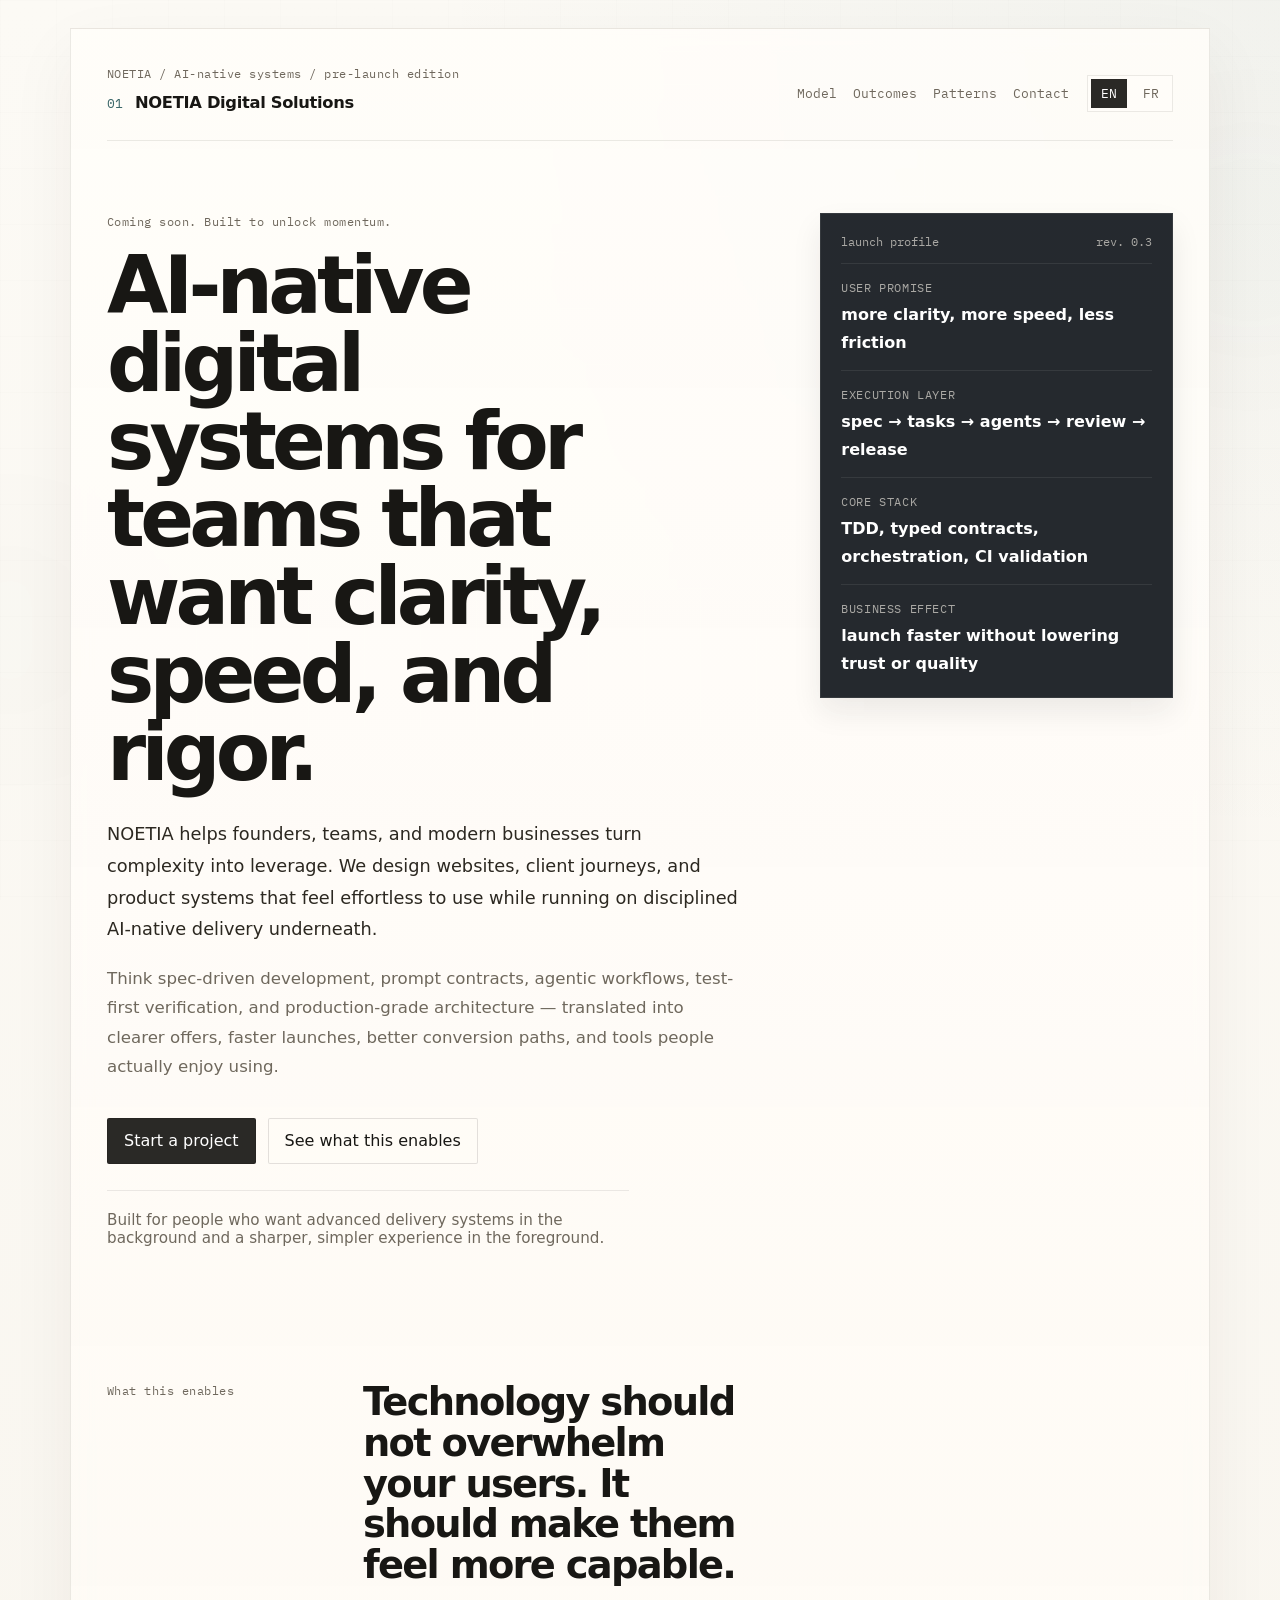
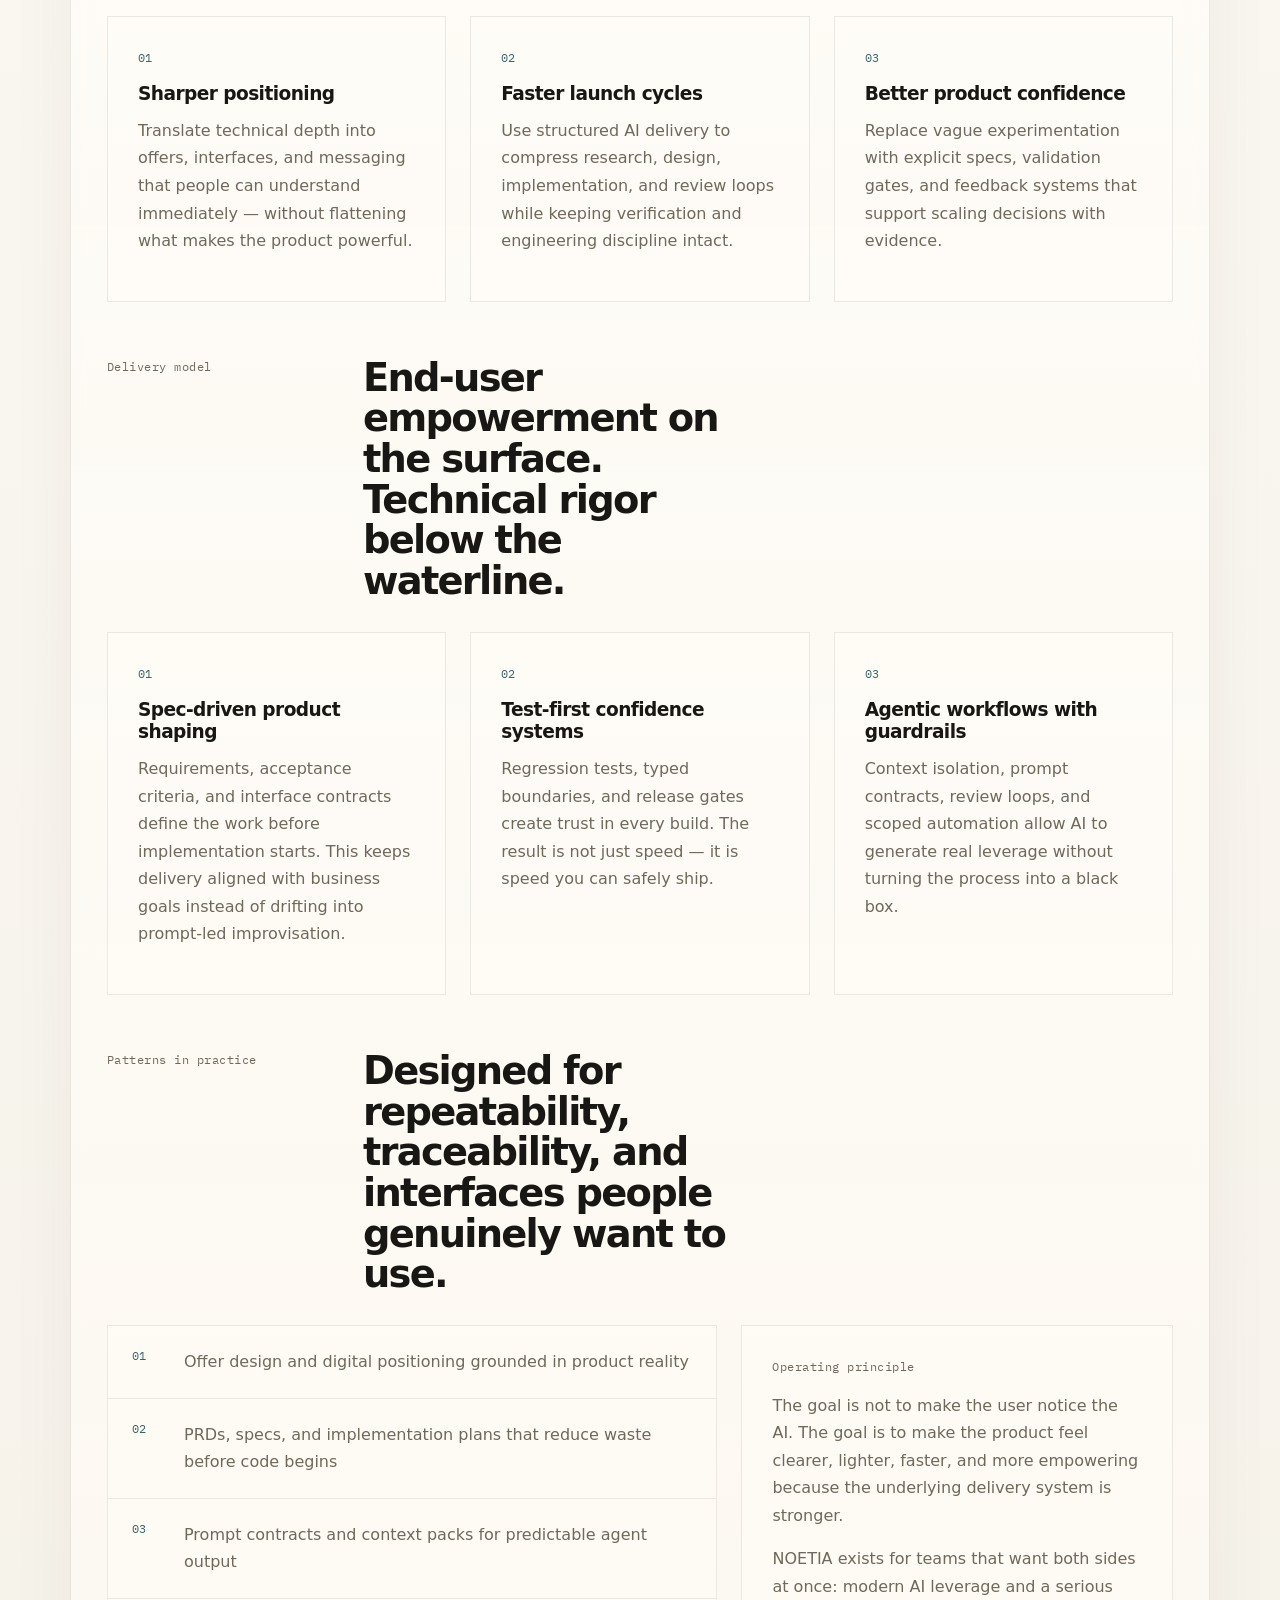
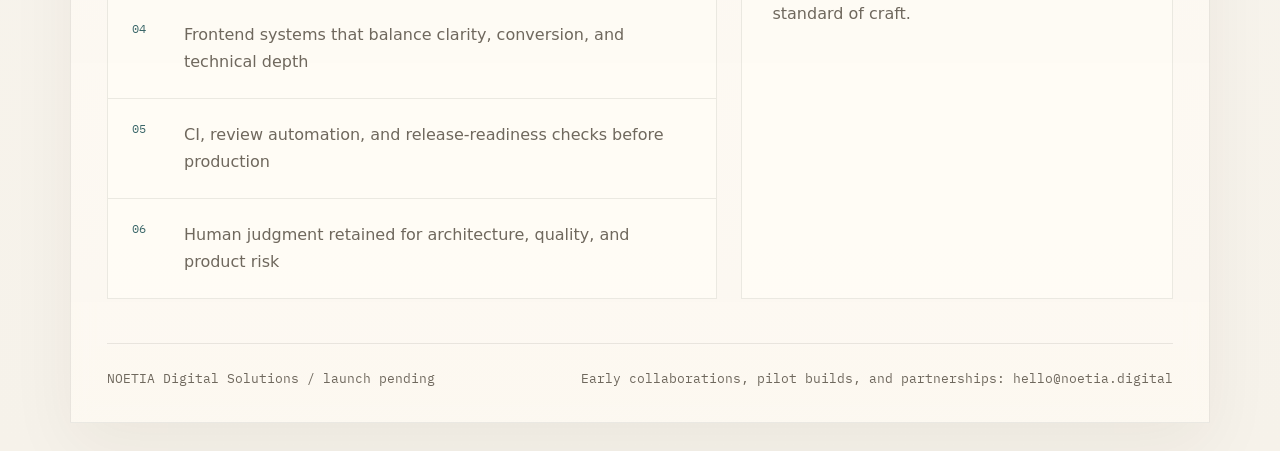
<file: index.html>
<!DOCTYPE html>
<html lang="en">
  <head>
    <meta charset="UTF-8" />
    <meta name="viewport" content="width=device-width, initial-scale=1.0" />
    <title>NOETIA Digital Solutions — AI-native digital systems</title>
    <meta
      name="description"
      content="NOETIA Digital Solutions builds AI-native websites and product systems that turn complex ideas into clear, fast, scalable digital experiences."
    />
    <link rel="alternate" hreflang="en" href="/index.html" />
    <link rel="alternate" hreflang="fr" href="/fr/index.html" />
    <link rel="preconnect" href="https://fonts.googleapis.com" />
    <link rel="preconnect" href="https://fonts.gstatic.com" crossorigin />
    <link
      href="https://fonts.googleapis.com/css2?family=IBM+Plex+Sans:wght@400;500;600;700&family=IBM+Plex+Mono:wght@400;500;600&display=swap"
      rel="stylesheet"
    />
    <link rel="stylesheet" href="styles.css" />
  </head>
  <body>
    <div class="ambient ambient-one"></div>
    <div class="ambient ambient-two"></div>

    <div class="frame">
      <header class="masthead">
        <div class="brand-block">
          <p class="meta-line">NOETIA / AI-native systems / pre-launch edition</p>
          <div class="brand-row">
            <span class="brand-index">01</span>
            <span class="brand-name">NOETIA Digital Solutions</span>
          </div>
        </div>
        <div class="nav-cluster">
          <nav class="utility-nav" aria-label="Section navigation">
            <a href="#model">Model</a>
            <a href="#outcomes">Outcomes</a>
            <a href="#stack">Patterns</a>
            <a href="mailto:hello@noetia.digital">Contact</a>
          </nav>
          <nav class="language-switch" aria-label="Language selection">
            <a class="is-active" href="/index.html" aria-current="page">EN</a>
            <a href="/fr/index.html">FR</a>
          </nav>
        </div>
      </header>

      <main>
        <section class="hero">
          <div class="hero-copy">
            <p class="section-kicker">Coming soon. Built to unlock momentum.</p>
            <h1>AI-native digital systems for teams that want clarity, speed, and rigor.</h1>
            <p class="hero-text hero-text-strong">
              NOETIA helps founders, teams, and modern businesses turn complexity into leverage.
              We design websites, client journeys, and product systems that feel effortless to use
              while running on disciplined AI-native delivery underneath.
            </p>
            <p class="hero-text">
              Think spec-driven development, prompt contracts, agentic workflows, test-first
              verification, and production-grade architecture — translated into clearer offers,
              faster launches, better conversion paths, and tools people actually enjoy using.
            </p>
            <div class="hero-actions">
              <a class="button button-primary" href="mailto:hello@noetia.digital">Start a project</a>
              <a class="button button-secondary" href="#outcomes">See what this enables</a>
            </div>
            <p class="hero-footnote">
              Built for people who want advanced delivery systems in the background and a sharper,
              simpler experience in the foreground.
            </p>
          </div>

          <aside class="signal-panel signal-panel-featured" aria-label="Delivery model preview">
            <div class="signal-head">
              <span>launch profile</span>
              <span>rev. 0.3</span>
            </div>
            <div class="signal-grid">
              <div>
                <span class="signal-label">User promise</span>
                <strong>more clarity, more speed, less friction</strong>
              </div>
              <div>
                <span class="signal-label">Execution layer</span>
                <strong>spec → tasks → agents → review → release</strong>
              </div>
              <div>
                <span class="signal-label">Core stack</span>
                <strong>TDD, typed contracts, orchestration, CI validation</strong>
              </div>
              <div>
                <span class="signal-label">Business effect</span>
                <strong>launch faster without lowering trust or quality</strong>
              </div>
            </div>
          </aside>
        </section>

        <section class="value-band" id="outcomes">
          <div class="band-intro">
            <p class="section-kicker">What this enables</p>
            <h2>Technology should not overwhelm your users. It should make them feel more capable.</h2>
          </div>
          <div class="value-grid">
            <article class="value-card value-card-highlight">
              <span class="card-number">01</span>
              <h3>Sharper positioning</h3>
              <p>
                Translate technical depth into offers, interfaces, and messaging that people can
                understand immediately — without flattening what makes the product powerful.
              </p>
            </article>
            <article class="value-card">
              <span class="card-number">02</span>
              <h3>Faster launch cycles</h3>
              <p>
                Use structured AI delivery to compress research, design, implementation, and review
                loops while keeping verification and engineering discipline intact.
              </p>
            </article>
            <article class="value-card">
              <span class="card-number">03</span>
              <h3>Better product confidence</h3>
              <p>
                Replace vague experimentation with explicit specs, validation gates, and feedback
                systems that support scaling decisions with evidence.
              </p>
            </article>
          </div>
        </section>

        <section class="model" id="model">
          <div class="section-heading">
            <div>
              <p class="section-kicker">Delivery model</p>
            </div>
            <h2>End-user empowerment on the surface. Technical rigor below the waterline.</h2>
          </div>
          <div class="method-grid">
            <article class="method-card">
              <span class="card-number">01</span>
              <h3>Spec-driven product shaping</h3>
              <p>
                Requirements, acceptance criteria, and interface contracts define the work before
                implementation starts. This keeps delivery aligned with business goals instead of
                drifting into prompt-led improvisation.
              </p>
            </article>
            <article class="method-card">
              <span class="card-number">02</span>
              <h3>Test-first confidence systems</h3>
              <p>
                Regression tests, typed boundaries, and release gates create trust in every build.
                The result is not just speed — it is speed you can safely ship.
              </p>
            </article>
            <article class="method-card">
              <span class="card-number">03</span>
              <h3>Agentic workflows with guardrails</h3>
              <p>
                Context isolation, prompt contracts, review loops, and scoped automation allow AI to
                generate real leverage without turning the process into a black box.
              </p>
            </article>
          </div>
        </section>

        <section class="stack" id="stack">
          <div class="section-heading">
            <div>
              <p class="section-kicker">Patterns in practice</p>
            </div>
            <h2>Designed for repeatability, traceability, and interfaces people genuinely want to use.</h2>
          </div>
          <div class="stack-layout">
            <div class="stack-list" role="list" aria-label="Capabilities">
              <div class="stack-item" role="listitem">
                <span>01</span>
                <p>Offer design and digital positioning grounded in product reality</p>
              </div>
              <div class="stack-item" role="listitem">
                <span>02</span>
                <p>PRDs, specs, and implementation plans that reduce waste before code begins</p>
              </div>
              <div class="stack-item" role="listitem">
                <span>03</span>
                <p>Prompt contracts and context packs for predictable agent output</p>
              </div>
              <div class="stack-item" role="listitem">
                <span>04</span>
                <p>Frontend systems that balance clarity, conversion, and technical depth</p>
              </div>
              <div class="stack-item" role="listitem">
                <span>05</span>
                <p>CI, review automation, and release-readiness checks before production</p>
              </div>
              <div class="stack-item" role="listitem">
                <span>06</span>
                <p>Human judgment retained for architecture, quality, and product risk</p>
              </div>
            </div>
            <div class="note-panel note-panel-emphasis">
              <p class="note-caption">Operating principle</p>
              <p>
                The goal is not to make the user notice the AI. The goal is to make the product
                feel clearer, lighter, faster, and more empowering because the underlying delivery
                system is stronger.
              </p>
              <p>
                NOETIA exists for teams that want both sides at once: modern AI leverage and a
                serious standard of craft.
              </p>
            </div>
          </div>
        </section>
      </main>

      <footer class="footer">
        <p>NOETIA Digital Solutions / launch pending</p>
        <p>Early collaborations, pilot builds, and partnerships: <a href="mailto:hello@noetia.digital">hello@noetia.digital</a></p>
      </footer>
    </div>
  </body>
</html>
</file>
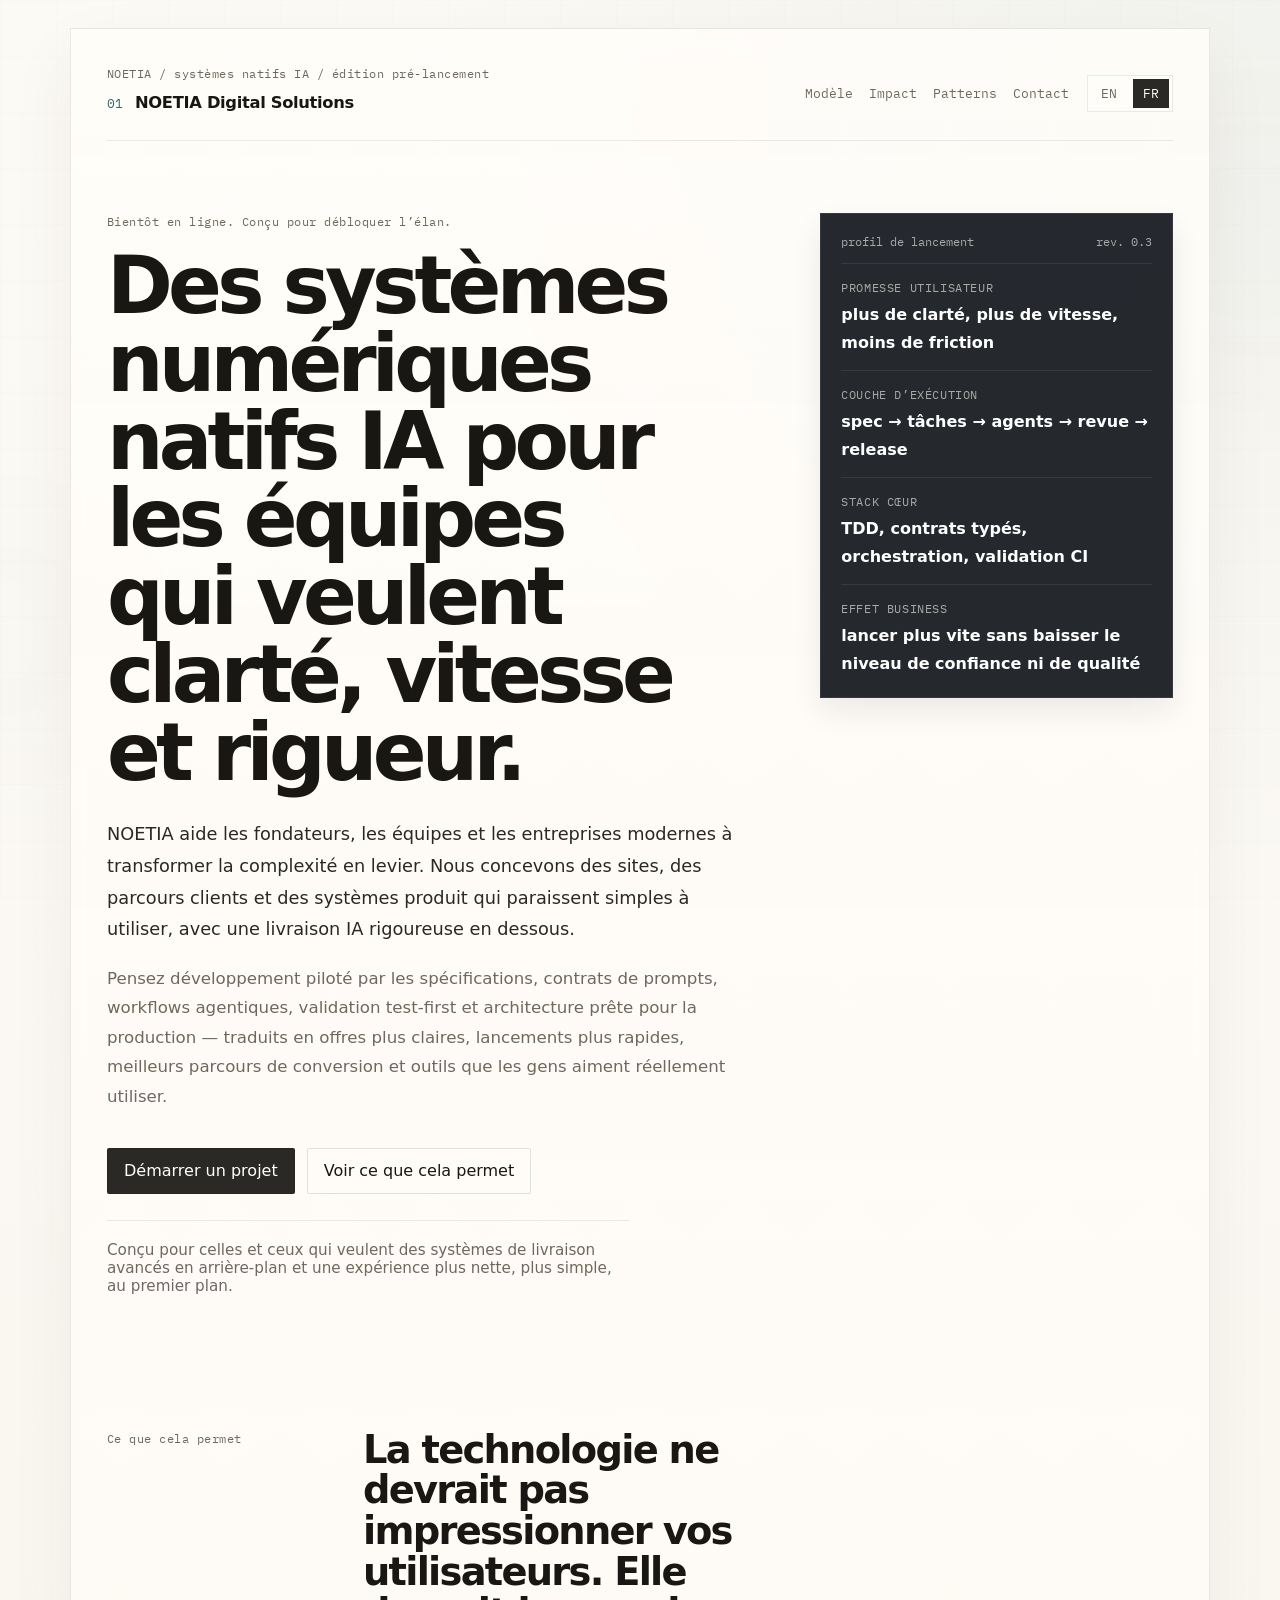
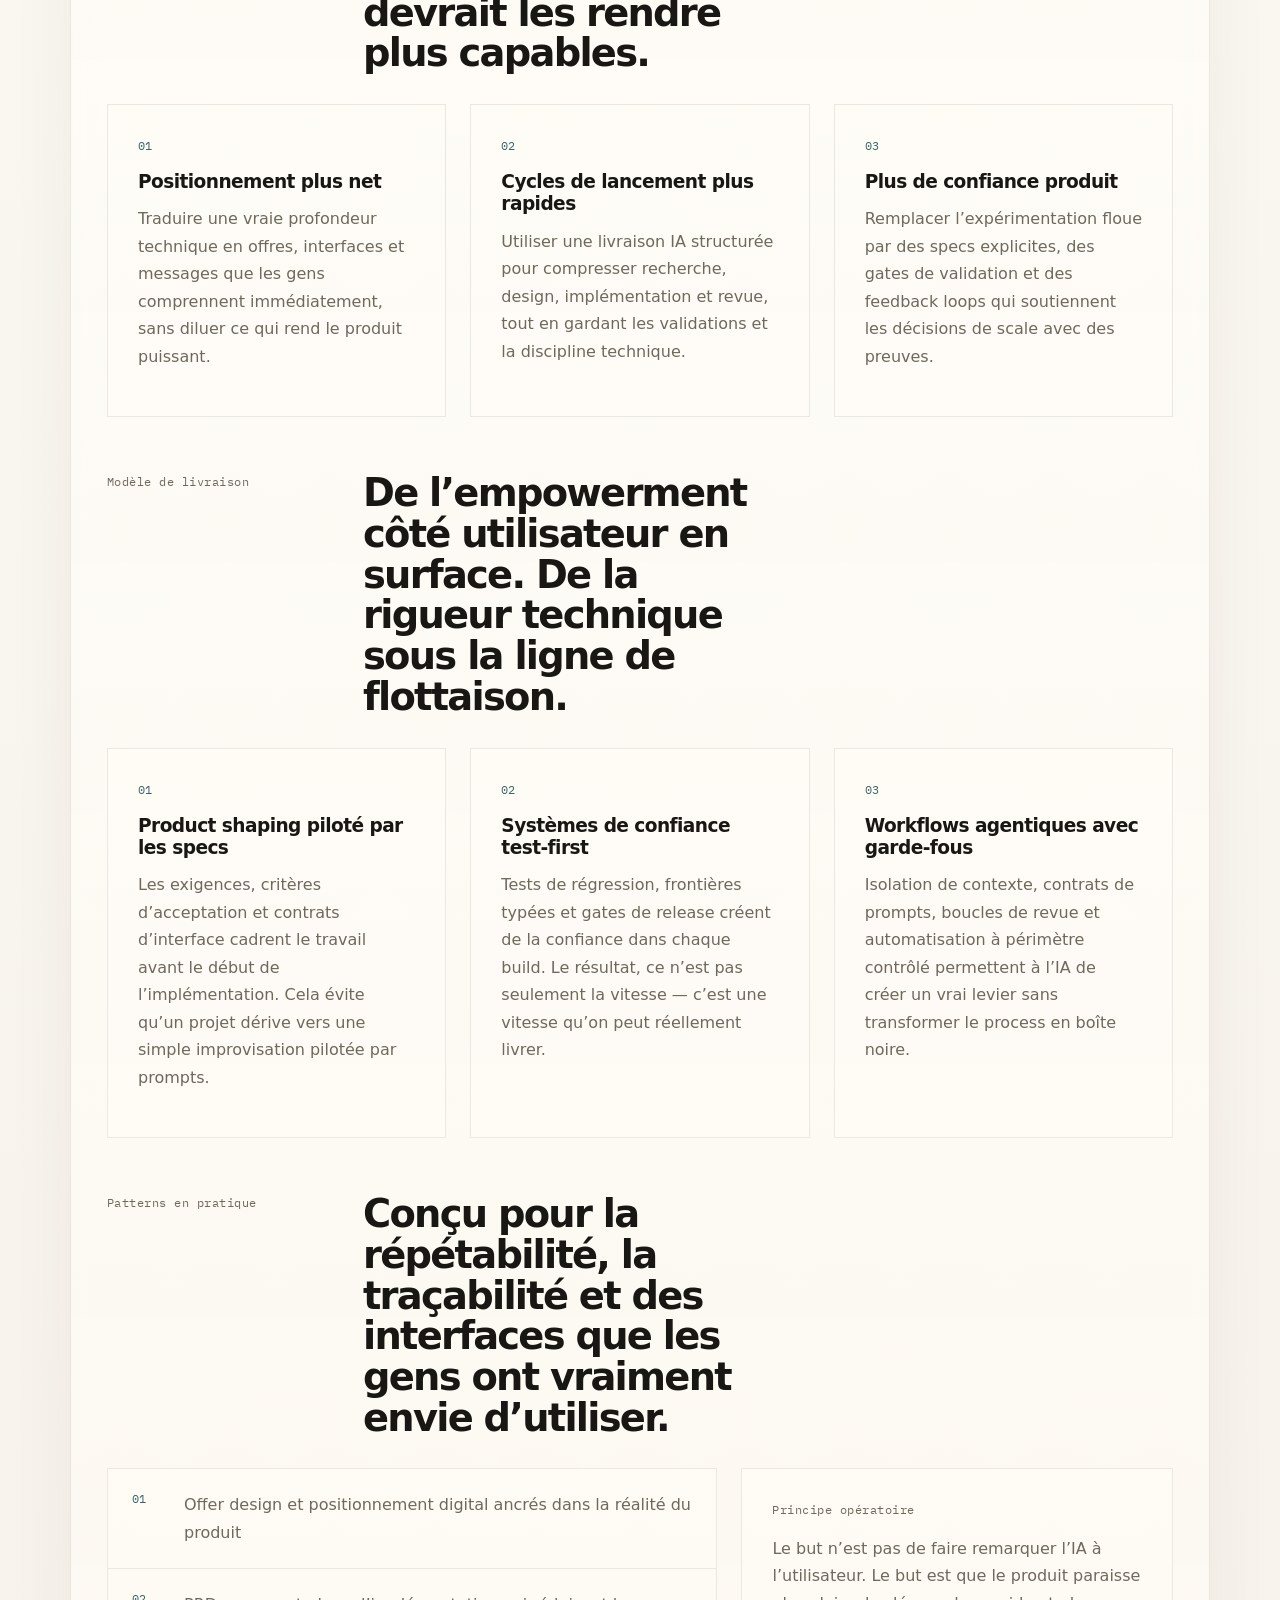
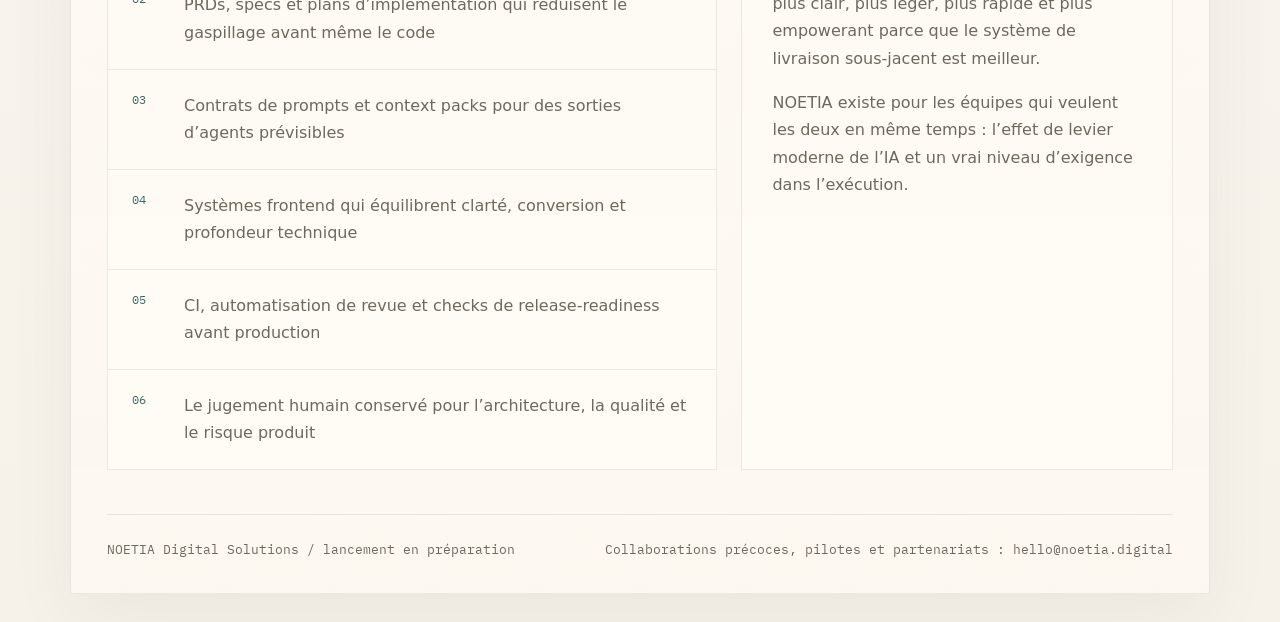
<file: fr/index.html>
<!DOCTYPE html>
<html lang="fr">
  <head>
    <meta charset="UTF-8" />
    <meta name="viewport" content="width=device-width, initial-scale=1.0" />
    <title>NOETIA Digital Solutions — systèmes numériques natifs IA</title>
    <meta
      name="description"
      content="NOETIA Digital Solutions conçoit des sites et systèmes numériques natifs IA qui transforment des idées complexes en expériences claires, rapides et scalables."
    />
    <link rel="alternate" hreflang="en" href="/index.html" />
    <link rel="alternate" hreflang="fr" href="/fr/index.html" />
    <link rel="preconnect" href="https://fonts.googleapis.com" />
    <link rel="preconnect" href="https://fonts.gstatic.com" crossorigin />
    <link
      href="https://fonts.googleapis.com/css2?family=IBM+Plex+Sans:wght@400;500;600;700&family=IBM+Plex+Mono:wght@400;500;600&display=swap"
      rel="stylesheet"
    />
    <link rel="stylesheet" href="../styles.css" />
  </head>
  <body>
    <div class="ambient ambient-one"></div>
    <div class="ambient ambient-two"></div>

    <div class="frame">
      <header class="masthead">
        <div class="brand-block">
          <p class="meta-line">NOETIA / systèmes natifs IA / édition pré-lancement</p>
          <div class="brand-row">
            <span class="brand-index">01</span>
            <span class="brand-name">NOETIA Digital Solutions</span>
          </div>
        </div>
        <div class="nav-cluster">
          <nav class="utility-nav" aria-label="Navigation de section">
            <a href="#model">Modèle</a>
            <a href="#outcomes">Impact</a>
            <a href="#stack">Patterns</a>
            <a href="mailto:hello@noetia.digital">Contact</a>
          </nav>
          <nav class="language-switch" aria-label="Sélection de langue">
            <a href="/index.html">EN</a>
            <a class="is-active" href="/fr/index.html" aria-current="page">FR</a>
          </nav>
        </div>
      </header>

      <main>
        <section class="hero">
          <div class="hero-copy">
            <p class="section-kicker">Bientôt en ligne. Conçu pour débloquer l’élan.</p>
            <h1>Des systèmes numériques natifs IA pour les équipes qui veulent clarté, vitesse et rigueur.</h1>
            <p class="hero-text hero-text-strong">
              NOETIA aide les fondateurs, les équipes et les entreprises modernes à transformer la
              complexité en levier. Nous concevons des sites, des parcours clients et des systèmes
              produit qui paraissent simples à utiliser, avec une livraison IA rigoureuse en dessous.
            </p>
            <p class="hero-text">
              Pensez développement piloté par les spécifications, contrats de prompts, workflows
              agentiques, validation test-first et architecture prête pour la production — traduits
              en offres plus claires, lancements plus rapides, meilleurs parcours de conversion et
              outils que les gens aiment réellement utiliser.
            </p>
            <div class="hero-actions">
              <a class="button button-primary" href="mailto:hello@noetia.digital">Démarrer un projet</a>
              <a class="button button-secondary" href="#outcomes">Voir ce que cela permet</a>
            </div>
            <p class="hero-footnote">
              Conçu pour celles et ceux qui veulent des systèmes de livraison avancés en arrière-plan
              et une expérience plus nette, plus simple, au premier plan.
            </p>
          </div>

          <aside class="signal-panel signal-panel-featured" aria-label="Aperçu du modèle de livraison">
            <div class="signal-head">
              <span>profil de lancement</span>
              <span>rev. 0.3</span>
            </div>
            <div class="signal-grid">
              <div>
                <span class="signal-label">Promesse utilisateur</span>
                <strong>plus de clarté, plus de vitesse, moins de friction</strong>
              </div>
              <div>
                <span class="signal-label">Couche d’exécution</span>
                <strong>spec → tâches → agents → revue → release</strong>
              </div>
              <div>
                <span class="signal-label">Stack cœur</span>
                <strong>TDD, contrats typés, orchestration, validation CI</strong>
              </div>
              <div>
                <span class="signal-label">Effet business</span>
                <strong>lancer plus vite sans baisser le niveau de confiance ni de qualité</strong>
              </div>
            </div>
          </aside>
        </section>

        <section class="value-band" id="outcomes">
          <div class="band-intro">
            <p class="section-kicker">Ce que cela permet</p>
            <h2>La technologie ne devrait pas impressionner vos utilisateurs. Elle devrait les rendre plus capables.</h2>
          </div>
          <div class="value-grid">
            <article class="value-card value-card-highlight">
              <span class="card-number">01</span>
              <h3>Positionnement plus net</h3>
              <p>
                Traduire une vraie profondeur technique en offres, interfaces et messages que les
                gens comprennent immédiatement, sans diluer ce qui rend le produit puissant.
              </p>
            </article>
            <article class="value-card">
              <span class="card-number">02</span>
              <h3>Cycles de lancement plus rapides</h3>
              <p>
                Utiliser une livraison IA structurée pour compresser recherche, design,
                implémentation et revue, tout en gardant les validations et la discipline technique.
              </p>
            </article>
            <article class="value-card">
              <span class="card-number">03</span>
              <h3>Plus de confiance produit</h3>
              <p>
                Remplacer l’expérimentation floue par des specs explicites, des gates de validation
                et des feedback loops qui soutiennent les décisions de scale avec des preuves.
              </p>
            </article>
          </div>
        </section>

        <section class="model" id="model">
          <div class="section-heading">
            <div>
              <p class="section-kicker">Modèle de livraison</p>
            </div>
            <h2>De l’empowerment côté utilisateur en surface. De la rigueur technique sous la ligne de flottaison.</h2>
          </div>
          <div class="method-grid">
            <article class="method-card">
              <span class="card-number">01</span>
              <h3>Product shaping piloté par les specs</h3>
              <p>
                Les exigences, critères d’acceptation et contrats d’interface cadrent le travail
                avant le début de l’implémentation. Cela évite qu’un projet dérive vers une simple
                improvisation pilotée par prompts.
              </p>
            </article>
            <article class="method-card">
              <span class="card-number">02</span>
              <h3>Systèmes de confiance test-first</h3>
              <p>
                Tests de régression, frontières typées et gates de release créent de la confiance
                dans chaque build. Le résultat, ce n’est pas seulement la vitesse — c’est une vitesse qu’on peut réellement livrer.
              </p>
            </article>
            <article class="method-card">
              <span class="card-number">03</span>
              <h3>Workflows agentiques avec garde-fous</h3>
              <p>
                Isolation de contexte, contrats de prompts, boucles de revue et automatisation
                à périmètre contrôlé permettent à l’IA de créer un vrai levier sans transformer le
                process en boîte noire.
              </p>
            </article>
          </div>
        </section>

        <section class="stack" id="stack">
          <div class="section-heading">
            <div>
              <p class="section-kicker">Patterns en pratique</p>
            </div>
            <h2>Conçu pour la répétabilité, la traçabilité et des interfaces que les gens ont vraiment envie d’utiliser.</h2>
          </div>
          <div class="stack-layout">
            <div class="stack-list" role="list" aria-label="Capacités">
              <div class="stack-item" role="listitem">
                <span>01</span>
                <p>Offer design et positionnement digital ancrés dans la réalité du produit</p>
              </div>
              <div class="stack-item" role="listitem">
                <span>02</span>
                <p>PRDs, specs et plans d’implémentation qui réduisent le gaspillage avant même le code</p>
              </div>
              <div class="stack-item" role="listitem">
                <span>03</span>
                <p>Contrats de prompts et context packs pour des sorties d’agents prévisibles</p>
              </div>
              <div class="stack-item" role="listitem">
                <span>04</span>
                <p>Systèmes frontend qui équilibrent clarté, conversion et profondeur technique</p>
              </div>
              <div class="stack-item" role="listitem">
                <span>05</span>
                <p>CI, automatisation de revue et checks de release-readiness avant production</p>
              </div>
              <div class="stack-item" role="listitem">
                <span>06</span>
                <p>Le jugement humain conservé pour l’architecture, la qualité et le risque produit</p>
              </div>
            </div>
            <div class="note-panel note-panel-emphasis">
              <p class="note-caption">Principe opératoire</p>
              <p>
                Le but n’est pas de faire remarquer l’IA à l’utilisateur. Le but est que le produit
                paraisse plus clair, plus léger, plus rapide et plus empowerant parce que le système
                de livraison sous-jacent est meilleur.
              </p>
              <p>
                NOETIA existe pour les équipes qui veulent les deux en même temps : l’effet de levier
                moderne de l’IA et un vrai niveau d’exigence dans l’exécution.
              </p>
            </div>
          </div>
        </section>
      </main>

      <footer class="footer">
        <p>NOETIA Digital Solutions / lancement en préparation</p>
        <p>Collaborations précoces, pilotes et partenariats : <a href="mailto:hello@noetia.digital">hello@noetia.digital</a></p>
      </footer>
    </div>
  </body>
</html>
</file>
<file: styles.css>
:root {
  --bg: #f6f2ea;
  --bg-2: #fcfaf5;
  --surface: rgba(255, 253, 249, 0.88);
  --surface-strong: rgba(255, 253, 249, 0.96);
  --card: rgba(255, 252, 247, 0.68);
  --ink: #181714;
  --muted: #6f685d;
  --line: rgba(24, 23, 20, 0.085);
  --line-strong: rgba(24, 23, 20, 0.12);
  --accent: #3a6668;
  --accent-soft: rgba(58, 102, 104, 0.05);
  --shadow: 0 24px 64px rgba(48, 38, 24, 0.055);
}

* {
  box-sizing: border-box;
}

html {
  scroll-behavior: smooth;
}

body {
  margin: 0;
  min-height: 100vh;
  font-family: "Inter", system-ui, -apple-system, BlinkMacSystemFont, "Segoe UI", sans-serif;
  color: var(--ink);
  background:
    radial-gradient(circle at top right, rgba(49, 95, 99, 0.05), transparent 22%),
    linear-gradient(180deg, var(--bg-2) 0%, var(--bg) 100%);
}

body::before {
  content: "";
  position: fixed;
  inset: 0;
  background-image:
    linear-gradient(rgba(24, 23, 20, 0.022) 1px, transparent 1px),
    linear-gradient(90deg, rgba(24, 23, 20, 0.022) 1px, transparent 1px);
  background-size: 56px 56px;
  opacity: 0.42;
  pointer-events: none;
}

.ambient {
  position: fixed;
  border-radius: 999px;
  filter: blur(80px);
  pointer-events: none;
  opacity: 0.28;
}

.ambient-one {
  top: 120px;
  right: -90px;
  width: 240px;
  height: 240px;
  background: rgba(49, 95, 99, 0.08);
}

.ambient-two {
  left: -120px;
  bottom: 140px;
  width: 260px;
  height: 260px;
  background: rgba(49, 95, 99, 0.05);
}

.frame {
  position: relative;
  width: min(1140px, calc(100% - 48px));
  margin: 28px auto;
  padding: 36px 36px 32px;
  border: 1px solid var(--line);
  background: linear-gradient(180deg, rgba(255, 253, 249, 0.88), rgba(253, 249, 242, 0.82));
  box-shadow: var(--shadow);
  backdrop-filter: blur(10px);
}

.masthead,
.hero,
.value-band,
.model,
.stack,
.footer {
  position: relative;
  z-index: 1;
}

.masthead,
.footer {
  display: flex;
  align-items: flex-end;
  justify-content: space-between;
  gap: 20px;
}

.nav-cluster {
  display: flex;
  align-items: center;
  gap: 18px;
  flex-wrap: wrap;
  justify-content: flex-end;
}

.masthead {
  padding-bottom: 28px;
  border-bottom: 1px solid var(--line);
}

.meta-line,
.section-kicker,
.note-caption,
.signal-label,
.utility-nav a,
.language-switch a,
.signal-head,
.card-number,
.stack-item span {
  font-family: "IBM Plex Mono", ui-monospace, SFMono-Regular, Menlo, monospace;
}

.meta-line,
.section-kicker,
.note-caption {
  margin: 0 0 12px;
  font-size: 0.78rem;
  letter-spacing: 0.04em;
  color: var(--muted);
}

.brand-row {
  display: flex;
  align-items: baseline;
  gap: 12px;
}

.brand-index {
  font-family: "IBM Plex Mono", ui-monospace, monospace;
  font-size: 0.82rem;
  color: var(--accent);
}

.brand-name {
  font-size: 1.02rem;
  font-weight: 600;
  letter-spacing: -0.02em;
}

.utility-nav,
.language-switch {
  display: flex;
  flex-wrap: wrap;
  gap: 16px;
}

.utility-nav a,
.language-switch a,
.footer a {
  color: inherit;
  text-decoration: none;
}

.utility-nav a,
.language-switch a {
  font-size: 0.8rem;
  color: var(--muted);
}

.utility-nav a:hover,
.language-switch a:hover,
.footer a:hover {
  color: var(--accent);
}

.language-switch {
  gap: 6px;
  padding: 3px;
  border: 1px solid var(--line);
  background: rgba(255, 253, 249, 0.75);
}

.language-switch a {
  padding: 6px 10px;
}

.language-switch a.is-active {
  background: rgba(24, 23, 20, 0.92);
  color: #fff;
}

.hero {
  display: grid;
  grid-template-columns: minmax(0, 1.5fr) minmax(320px, 0.8fr);
  gap: 52px;
  padding: 72px 0 64px;
}

.hero-copy {
  max-width: 760px;
}

h1,
h2,
h3,
p {
  margin-top: 0;
}

h1 {
  max-width: 10.8ch;
  margin-bottom: 28px;
  font-size: clamp(3.25rem, 6.2vw, 6rem);
  line-height: 0.98;
  letter-spacing: -0.06em;
}

h2 {
  max-width: 15ch;
  margin-bottom: 0;
  font-size: clamp(1.95rem, 3vw, 3.05rem);
  line-height: 1.06;
  letter-spacing: -0.045em;
}

h3 {
  margin-bottom: 12px;
  font-size: 1.16rem;
  line-height: 1.2;
  letter-spacing: -0.03em;
}

.hero-text,
.value-card p,
.method-card p,
.note-panel p,
.stack-item p,
.footer,
.signal-grid strong {
  line-height: 1.72;
}

.hero-text,
.value-card p,
.method-card p,
.note-panel p,
.stack-item p,
.footer,
.signal-label,
.meta-line,
.section-kicker,
.note-caption,
.utility-nav a,
.language-switch a {
  color: var(--muted);
}

.hero-text {
  max-width: 60ch;
  font-size: 1.04rem;
  line-height: 1.78;
}

.hero-text-strong {
  max-width: 56ch;
  font-size: 1.11rem;
  color: #2c2821;
}

.hero-copy > .section-kicker {
  margin-bottom: 18px;
}

.hero-actions {
  display: flex;
  flex-wrap: wrap;
  gap: 12px;
  margin-top: 36px;
}

.hero-footnote {
  max-width: 54ch;
  margin-top: 26px;
  padding-top: 20px;
  border-top: 1px solid var(--line);
  font-size: 0.95rem;
  color: var(--muted);
}

.button {
  display: inline-flex;
  align-items: center;
  justify-content: center;
  min-height: 46px;
  padding: 0 16px;
  border: 1px solid var(--line-strong);
  border-radius: 2px;
  background: transparent;
  text-decoration: none;
  font-weight: 500;
  transition: background 160ms ease, border-color 160ms ease, color 160ms ease;
}

.button-primary {
  background: rgba(24, 23, 20, 0.92);
  color: #fff;
}

.button-primary:hover {
  background: var(--accent);
  border-color: var(--accent);
  color: #fff;
}

.button-secondary {
  color: var(--ink);
  background: var(--card);
}

.signal-panel,
.value-card,
.method-card,
.note-panel,
.stack-list {
  border: 1px solid var(--line);
  background: var(--card);
}

.signal-panel {
  padding: 20px;
  align-self: start;
}

.signal-panel-featured {
  background: rgba(29, 33, 39, 0.96);
  border-color: rgba(255, 255, 255, 0.08);
  color: #f5f1e8;
  box-shadow: 0 14px 28px rgba(24, 23, 20, 0.08);
}

.signal-panel-featured .signal-head,
.signal-panel-featured .signal-label {
  color: rgba(245, 241, 232, 0.64);
}

.signal-panel-featured strong {
  color: #fff;
}

.signal-head,
.footer {
  font-family: "IBM Plex Mono", ui-monospace, monospace;
}

.signal-head {
  display: flex;
  justify-content: space-between;
  gap: 16px;
  padding-bottom: 14px;
  margin-bottom: 16px;
  border-bottom: 1px solid rgba(255, 255, 255, 0.08);
  font-size: 0.76rem;
  text-transform: lowercase;
}

.signal-grid {
  display: grid;
  gap: 16px;
}

.signal-grid div {
  padding-bottom: 14px;
  border-bottom: 1px solid rgba(255, 255, 255, 0.08);
}

.signal-grid div:last-child {
  border-bottom: 0;
  padding-bottom: 0;
}

.signal-label {
  display: block;
  margin-bottom: 6px;
  font-size: 0.74rem;
  letter-spacing: 0.05em;
  text-transform: uppercase;
}

.value-band,
.model,
.stack {
  padding-top: 56px;
}

.band-intro,
.section-heading {
  display: grid;
  grid-template-columns: minmax(0, 220px) minmax(0, 1fr);
  gap: 36px;
  align-items: start;
  margin-bottom: 30px;
}

.value-grid,
.method-grid {
  display: grid;
  grid-template-columns: repeat(3, minmax(0, 1fr));
  gap: 24px;
}

.value-card,
.method-card,
.note-panel {
  padding: 30px;
}

.value-card,
.method-card {
  min-height: 100%;
}

.value-card-highlight {
  background: var(--card);
}

.card-number {
  display: inline-block;
  margin-bottom: 18px;
  font-size: 0.76rem;
  color: var(--accent);
}

.stack-layout {
  display: grid;
  grid-template-columns: minmax(0, 1.16fr) minmax(300px, 0.82fr);
  gap: 24px;
}

.stack-item {
  display: grid;
  grid-template-columns: 38px 1fr;
  gap: 14px;
  padding: 22px 24px;
  border-bottom: 1px solid var(--line);
}

.stack-item:last-child {
  border-bottom: 0;
}

.stack-item span {
  font-size: 0.76rem;
  color: var(--accent);
}

.stack-item p,
.footer p {
  margin-bottom: 0;
}

.note-panel-emphasis {
  background: var(--card);
}

.note-panel p + p {
  margin-top: 14px;
}

.footer {
  margin-top: 44px;
  padding-top: 24px;
  border-top: 1px solid var(--line);
  font-size: 0.8rem;
}

@media (max-width: 980px) {
  .hero,
  .band-intro,
  .section-heading,
  .value-grid,
  .method-grid,
  .stack-layout {
    grid-template-columns: 1fr;
  }

  .hero {
    gap: 28px;
    padding: 52px 0 42px;
  }

  .masthead,
  .footer {
    flex-direction: column;
    align-items: flex-start;
  }

  .nav-cluster {
    justify-content: flex-start;
  }

  h1,
  h2 {
    max-width: 100%;
  }
}

@media (max-width: 640px) {
  .frame {
    width: min(100% - 20px, 100%);
    margin: 10px auto;
    padding: 22px;
  }

  .hero {
    gap: 24px;
    padding: 40px 0 34px;
  }

  .utility-nav,
  .hero-actions {
    gap: 10px;
  }

  .stack-item {
    grid-template-columns: 30px 1fr;
    padding: 16px;
  }

  .ambient-one,
  .ambient-two {
    display: none;
  }
}
</file>
